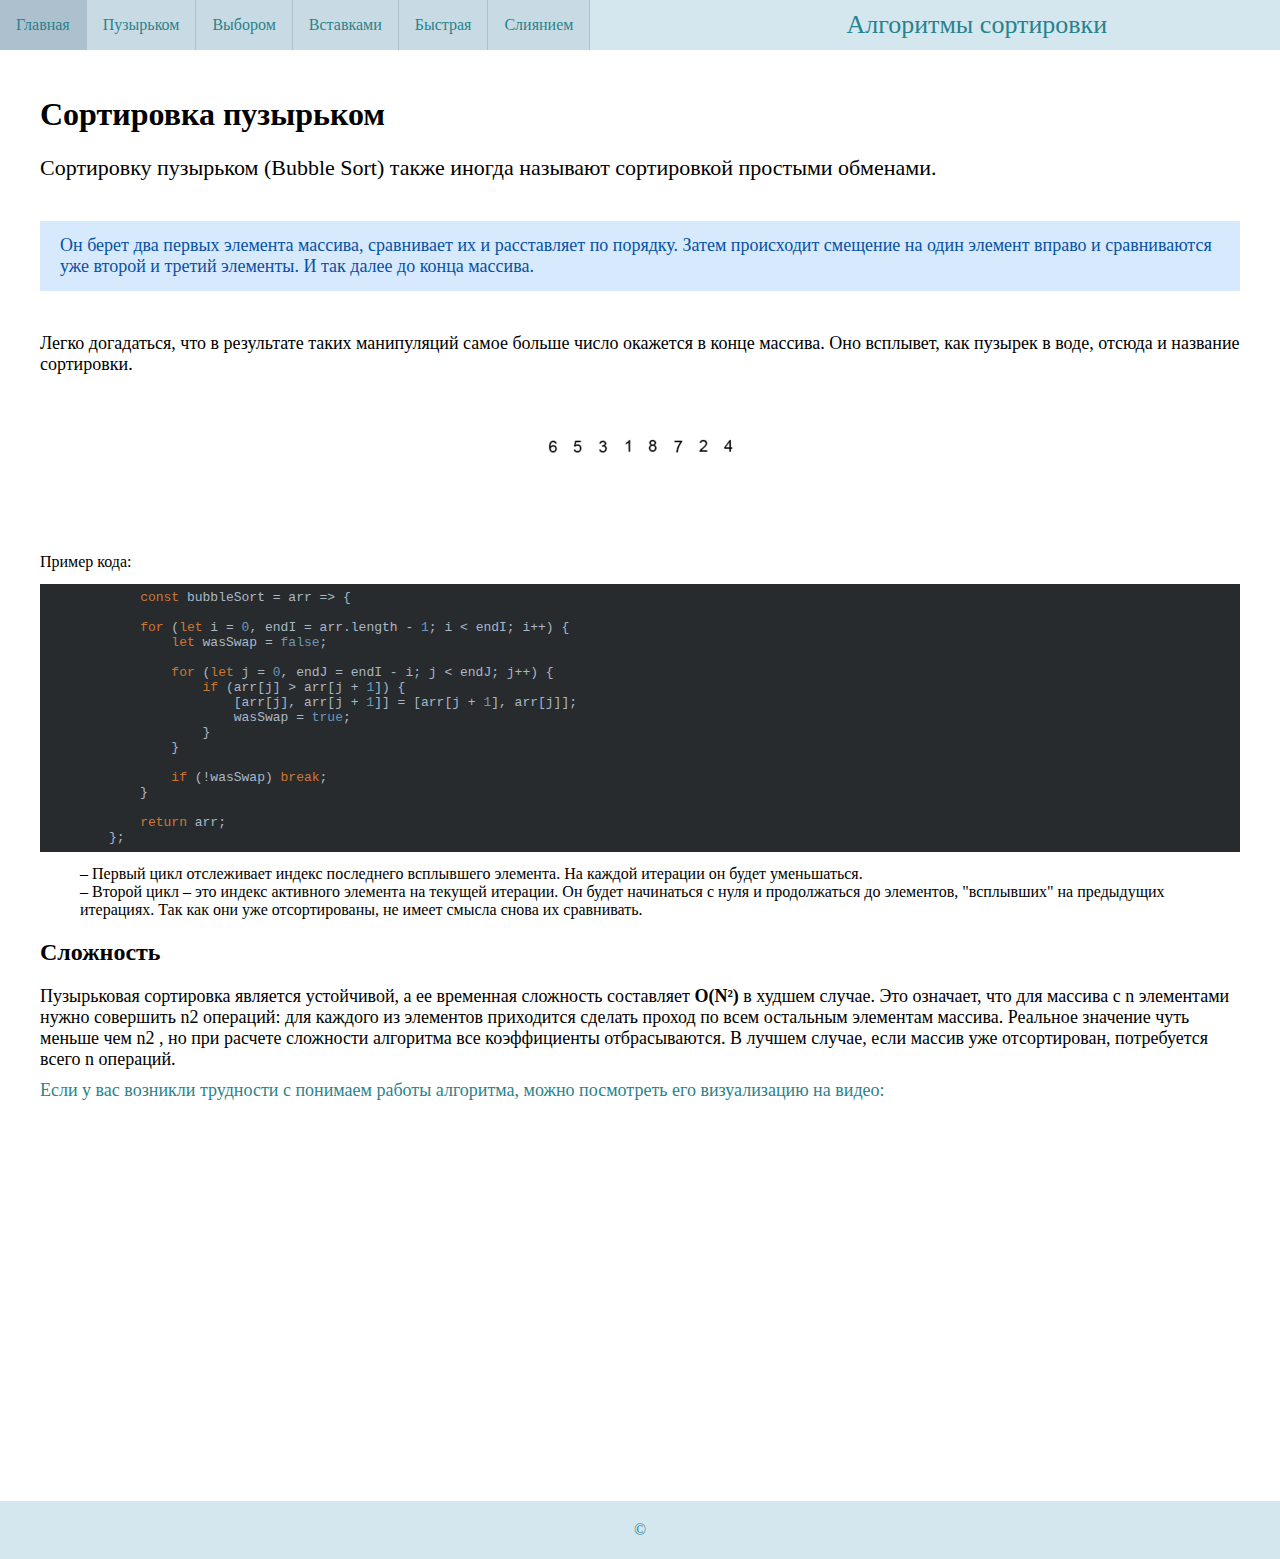
<file: templates/bubble.html>
<!DOCTYPE html>
<html lang="en">
<head>
	<meta charset="UTF-8">
	<link rel="stylesheet" href="../style.css">
	<title>Sort Bubble</title>
	<link rel="shortcut icon" type="image/png" href="assets/favicon.ico"/>
</head>
<body>
    <header class="header nav">
        <ul>
            <li><a href="../index.html">Главная</a></li>
            <li><a href="../templates/bubble.html">Пузырьком</a></li>
            <li><a href="../templates/select.html">Выбором</a></li>
            <li><a href="../templates/insert.html">Вставками</a></li>
            <li><a href="../templates/quick.html">Быстрая</a></li>
            <li><a href="../templates/merge.html">Слиянием</a></li>
            <li class="nav_title">Алгоритмы сортировки</li>
        </ul>
    </header>

    <div class="wrapper_two">
        <h1 class ="title">Сортировка пузырьком</h1>
        <div class="description_top">
            Сортировку пузырьком (Bubble Sort) также иногда называют сортировкой простыми обменами.
        </div>
        <div class ="description_middle">
            <div class="description_colors">
                Он берет два первых элемента массива, сравнивает их и расставляет по порядку. Затем происходит смещение на один элемент
                вправо и сравниваются уже второй и третий элементы. И так далее до конца массива.
            </div>
            <br><br>
            Легко догадаться, что в результате таких манипуляций самое больше число окажется в конце массива. Оно всплывет, как пузырек в воде, отсюда и название сортировки.
        </div>
        <div class="gif"><img src="../assets/gifs/bubble.gif" alt=""></div>
        <br><br>


        <div>Пример кода:</div>
        <pre class="hljs" style="color: rgb(169, 183, 198); background: rgb(40, 43, 46); display: block; overflow-x: auto; padding: 0.5em;">            <span class="hljs-keyword" style="color: rgb(204, 120, 50);">const</span> bubbleSort = arr =&gt; {

            <span class="hljs-keyword" style="color: rgb(204, 120, 50);">for</span> (<span class="hljs-keyword" style="color: rgb(204, 120, 50);">let</span> i = <span class="hljs-number" style="color: rgb(104, 151, 187);">0</span>, endI = arr.length - <span class="hljs-number" style="color: rgb(104, 151, 187);">1</span>; i &lt; endI; i++) {
                <span class="hljs-keyword" style="color: rgb(204, 120, 50);">let</span> wasSwap = <span class="hljs-literal" style="color: rgb(104, 151, 187);">false</span>;

                <span class="hljs-keyword" style="color: rgb(204, 120, 50);">for</span> (<span class="hljs-keyword" style="color: rgb(204, 120, 50);">let</span> j = <span class="hljs-number" style="color: rgb(104, 151, 187);">0</span>, endJ = endI - i; j &lt; endJ; j++) {
                    <span class="hljs-keyword" style="color: rgb(204, 120, 50);">if</span> (arr[j] &gt; arr[j + <span class="hljs-number" style="color: rgb(104, 151, 187);">1</span>]) {
                        [arr[j], arr[j + <span class="hljs-number" style="color: rgb(104, 151, 187);">1</span>]] = [arr[j + <span class="hljs-number" style="color: rgb(104, 151, 187);">1</span>], arr[j]];
                        wasSwap = <span class="hljs-literal" style="color: rgb(104, 151, 187);">true</span>;
                    }
                }

                <span class="hljs-keyword" style="color: rgb(204, 120, 50);">if</span> (!wasSwap) <span class="hljs-keyword" style="color: rgb(204, 120, 50);">break</span>;
            }

            <span class="hljs-keyword" style="color: rgb(204, 120, 50);">return</span> arr;
        };</pre>
        <div class="description_code">
            <ul>
                <li>&#8211; Первый цикл отслеживает индекс последнего всплывшего элемента. На каждой итерации он будет уменьшаться.
                 </li>
                 <li>&#8211; Второй цикл – это индекс активного элемента на текущей итерации. Он будет начинаться с нуля и продолжаться до элементов, "всплывших" на предыдущих итерациях.
                    Так как они уже отсортированы, не имеет смысла снова их сравнивать.</li>
            </ul>
         </div>
         <h2 class="subtitle">Сложность</h2>
         <div class="hard">
            Пузырьковая сортировка является устойчивой, а ее временная сложность составляет <b>O(N²)</b> в худшем случае. Это означает, что для массива с n
             элементами нужно совершить n2 операций: для каждого из элементов приходится сделать проход по всем остальным элементам массива. Реальное
             значение чуть меньше чем n2 , но при расчете сложности алгоритма все коэффициенты отбрасываются. В лучшем случае, если массив уже отсортирован,
             потребуется всего n операций.
        </div>

        <div class = "description_video">Если у вас возникли трудности с понимаем работы алгоритма, можно посмотреть его визуализацию на видео:</div>
        <div class = "video_wrapper">
        <iframe width="560" height="315" src="https://www.youtube.com/embed/lyZQPjUT5B4" title="YouTube video player" frameborder="0" allow="accelerometer; autoplay; clipboard-write; encrypted-media; gyroscope; picture-in-picture" allowfullscreen></iframe>
        </div>
    </div>
    <footer class="footer">
        ©
    </footer>
</body>
</html>
</file>
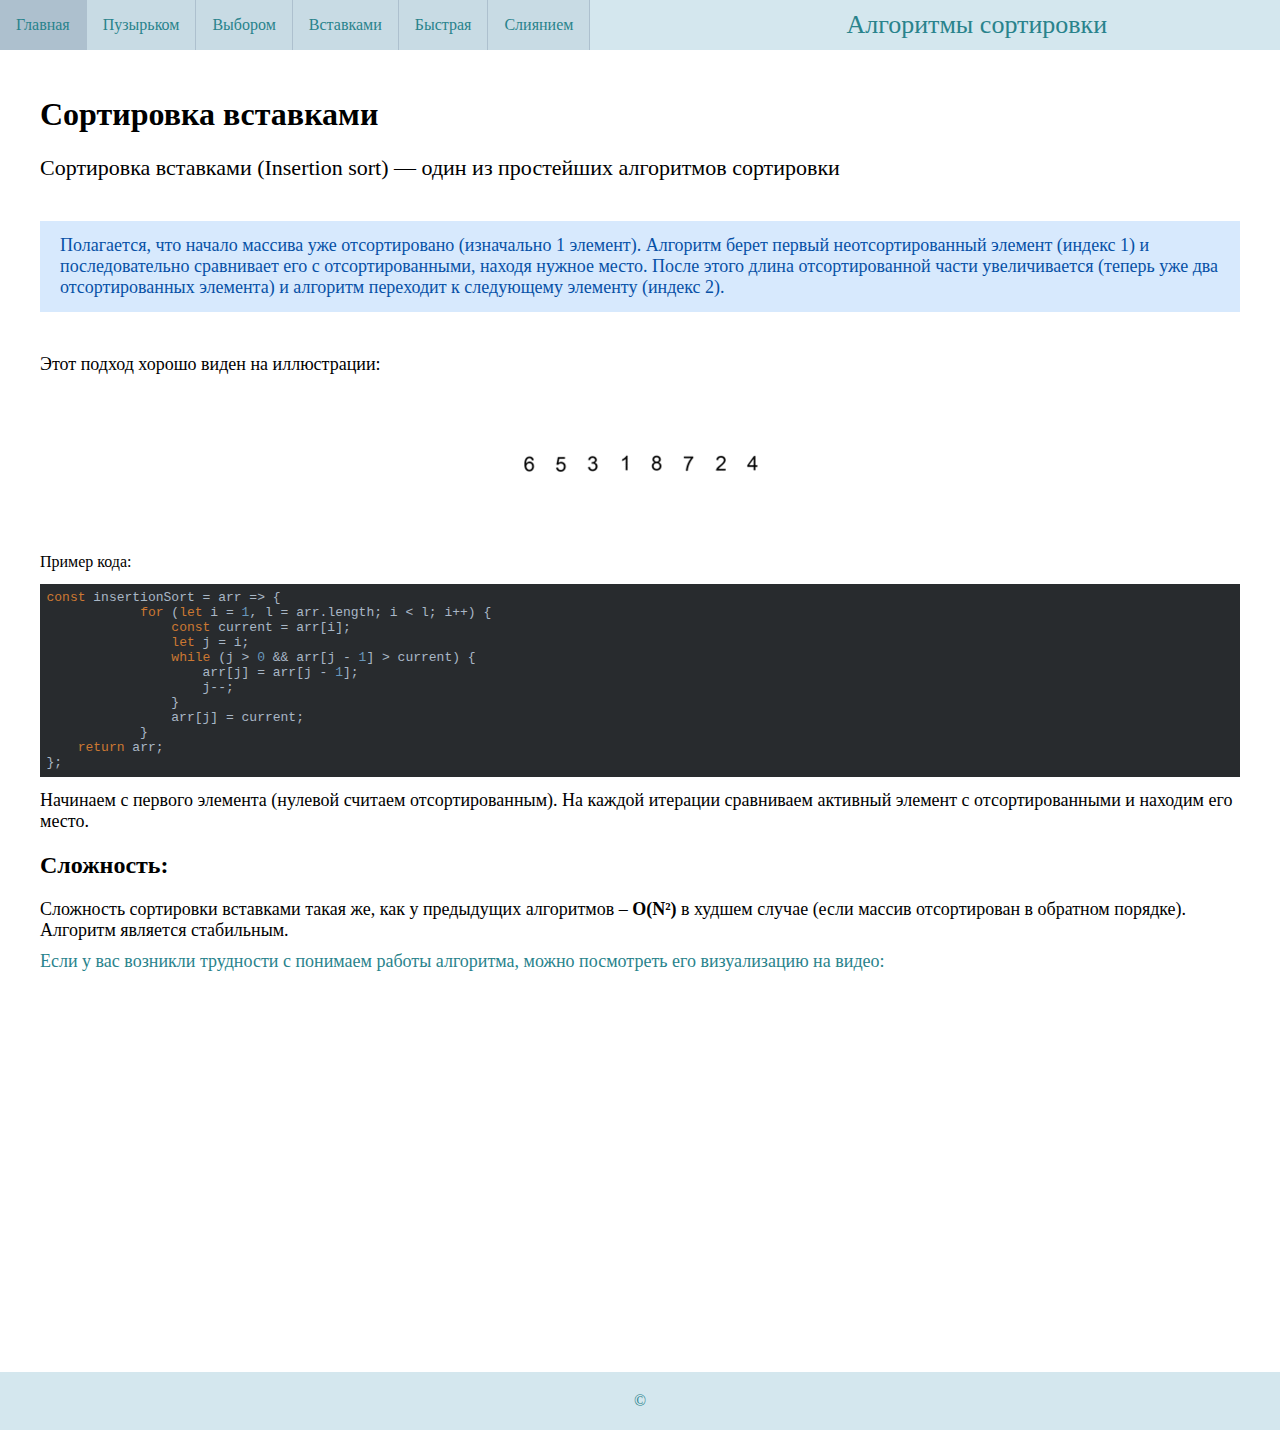
<file: templates/insert.html>
<!DOCTYPE html>
<html lang="en">
<head>
	<meta charset="UTF-8">
	<link rel="stylesheet" href="../style.css">
	<title>Sort Insert</title>
	<link rel="shortcut icon" type="image/png" href="assets/favicon.ico"/>
</head>
<body>
    <header class="header nav">
        <ul>
            <li><a href="../index.html">Главная</a></li>
            <li><a href="../templates/bubble.html">Пузырьком</a></li>
            <li><a href="../templates/select.html">Выбором</a></li>
            <li><a href="../templates/insert.html">Вставками</a></li>
            <li><a href="../templates/quick.html">Быстрая</a></li>
            <li><a href="../templates/merge.html">Слиянием</a></li>
            <li class="nav_title">Алгоритмы сортировки</li>
        </ul>
    </header>

    <div class="wrapper_two">
        <h1 class ="title">Сортировка вставками</h1>
        <div class="description_top">
            Сортировка вставками (Insertion sort) — один из простейших алгоритмов сортировки
        </div>
        <div class ="description_middle">
            <div class="description_colors">
                Полагается, что начало массива уже отсортировано (изначально 1 элемент). Алгоритм берет первый неотсортированный элемент (индекс 1)
                и последовательно сравнивает его с отсортированными, находя нужное место. После этого длина отсортированной части увеличивается
                (теперь уже два отсортированных элемента) и алгоритм переходит к следующему элементу (индекс 2).
            </div>
                <br><br>
            Этот подход хорошо виден на иллюстрации:
        </div>
        <div class="gif"><img src="../assets/gifs/insert.gif" alt=""></div>


        <div>Пример кода:</div>
        <pre class="hljs" style="color: rgb(169, 183, 198); background: rgb(40, 43, 46); display: block; overflow-x: auto; padding: 0.5em;"><span class="hljs-keyword" style="color: rgb(204, 120, 50);">const</span> insertionSort = arr =&gt; {
            <span class="hljs-keyword" style="color: rgb(204, 120, 50);">for</span> (<span class="hljs-keyword" style="color: rgb(204, 120, 50);">let</span> i = <span class="hljs-number" style="color: rgb(104, 151, 187);">1</span>, l = arr.length; i &lt; l; i++) {
                <span class="hljs-keyword" style="color: rgb(204, 120, 50);">const</span> current = arr[i];
                <span class="hljs-keyword" style="color: rgb(204, 120, 50);">let</span> j = i;
                <span class="hljs-keyword" style="color: rgb(204, 120, 50);">while</span> (j &gt; <span class="hljs-number" style="color: rgb(104, 151, 187);">0</span> &amp;&amp; arr[j - <span class="hljs-number" style="color: rgb(104, 151, 187);">1</span>] &gt; current) {
                    arr[j] = arr[j - <span class="hljs-number" style="color: rgb(104, 151, 187);">1</span>];
                    j--;
                }
                arr[j] = current;
            }
    <span class="hljs-keyword" style="color: rgb(204, 120, 50);">return</span> arr;
};</pre>


        <div class = "description_bottom">
            Начинаем с первого элемента (нулевой считаем отсортированным). На каждой итерации сравниваем активный элемент с отсортированными и находим его место.
        </div>
        <h2 class="subtitle">Сложность:</h2>
        <div class="hard">

            Сложность сортировки вставками такая же, как у предыдущих алгоритмов – <b>O(N²)</b> в худшем случае (если массив отсортирован в обратном порядке). Алгоритм является стабильным.
        </div>

        <div class = "description_video">Если у вас возникли трудности с понимаем работы алгоритма, можно посмотреть его визуализацию на видео:</div>
        <div class = "video_wrapper">
            <iframe width="560" height="315" src="https://www.youtube.com/embed/ROalU379l3U" title="YouTube video player" frameborder="0" allow="accelerometer; autoplay; clipboard-write; encrypted-media; gyroscope; picture-in-picture" allowfullscreen></iframe>
        </div>
    </div>
    <footer class="footer">
        ©
    </footer>
</body>
</html>
</file>
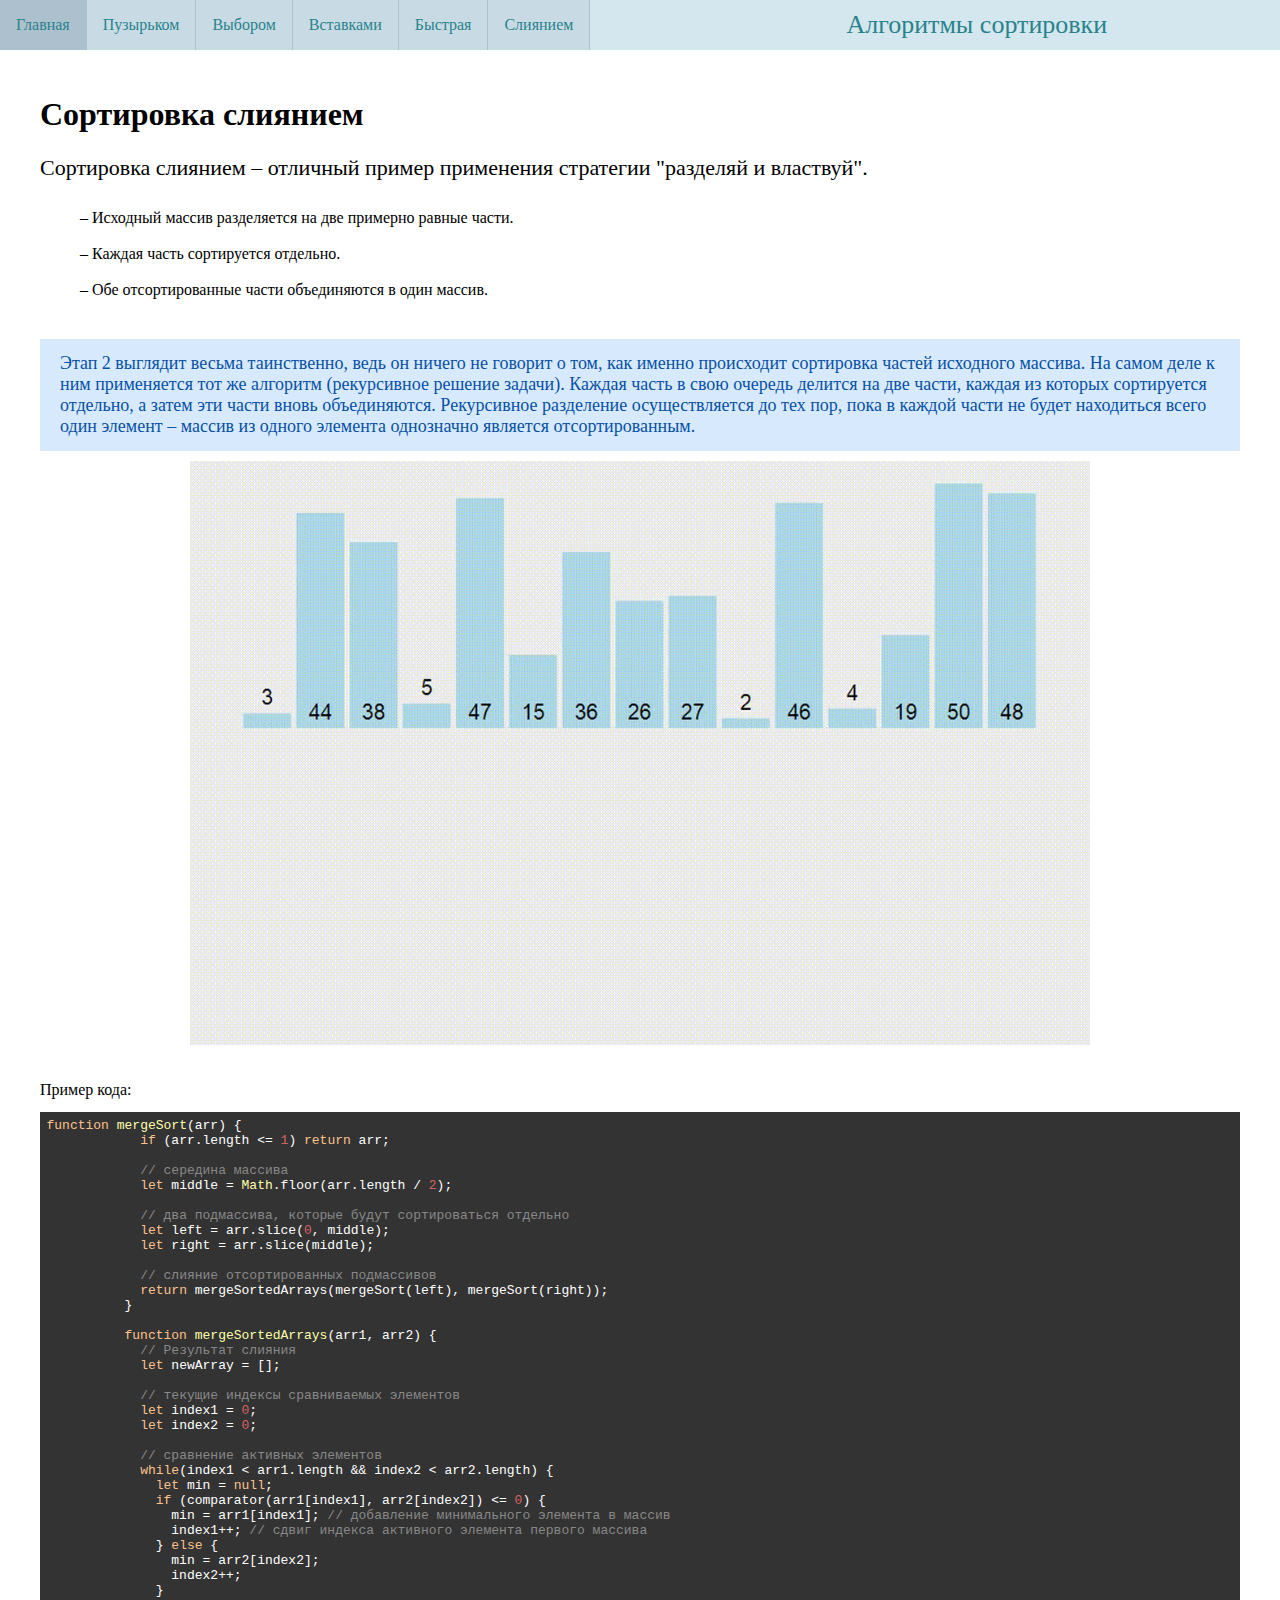
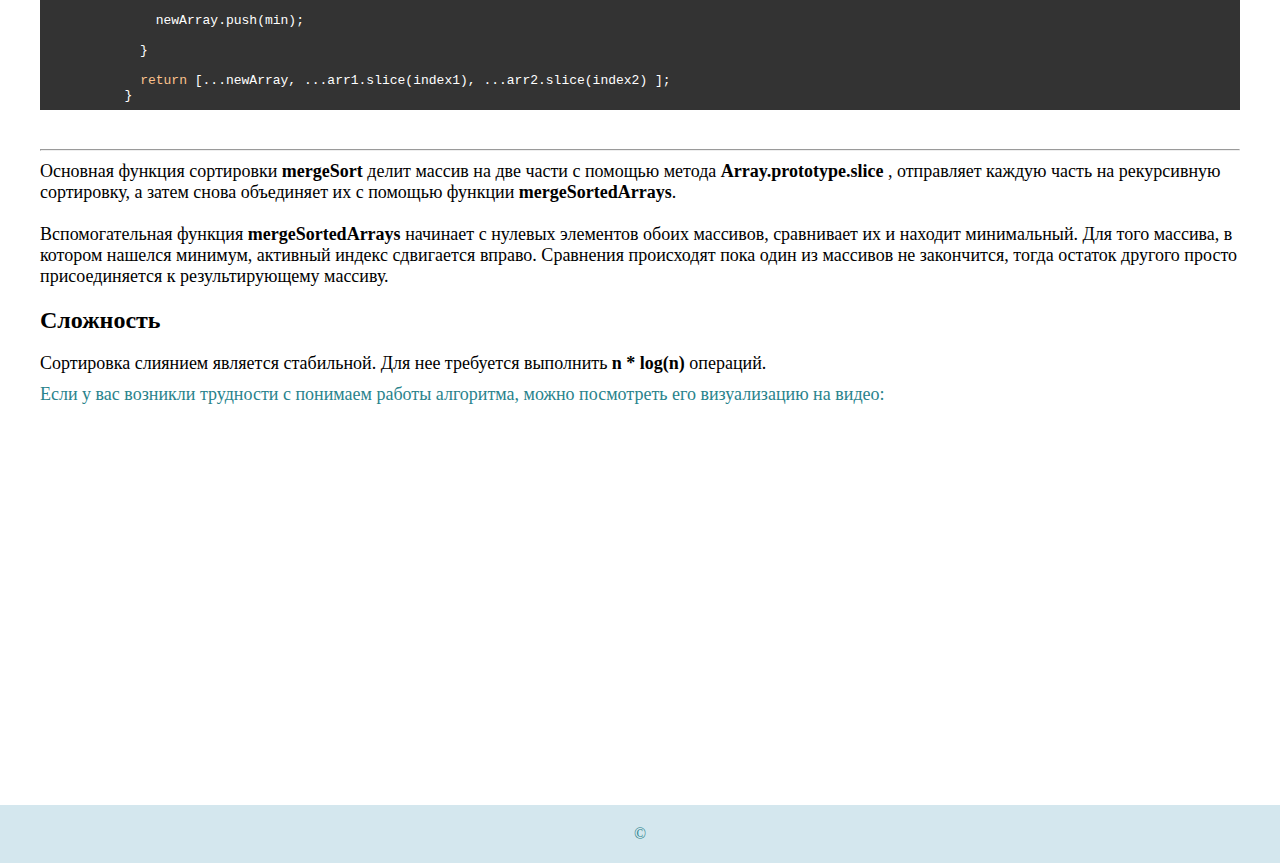
<file: templates/merge.html>
<!DOCTYPE html>
<html lang="en">
<head>
	<meta charset="UTF-8">
	<link rel="stylesheet" href="../style.css">
	<title>Sort Bubble</title>
	<link rel="shortcut icon" type="image/png" href="assets/favicon.ico"/>
</head>
<body>
    <header class="header nav">
        <ul>
            <li><a href="../index.html">Главная</a></li>
            <li><a href="../templates/bubble.html">Пузырьком</a></li>
            <li><a href="../templates/select.html">Выбором</a></li>
            <li><a href="../templates/insert.html">Вставками</a></li>
            <li><a href="../templates/quick.html">Быстрая</a></li>
            <li><a href="../templates/merge.html">Слиянием</a></li>
            <li class="nav_title">Алгоритмы сортировки</li>
        </ul>
    </header>

    <div class="wrapper_two">
        <h1 class ="title">Сортировка слиянием</h1>
        <div class="description_top">
            Сортировка слиянием – отличный пример применения стратегии "разделяй и властвуй".
        </div>
        <br>
        <div class="description_code">
            <ul>
                <li>&#8211; Исходный массив разделяется на две примерно равные части.
                 </li><br>
                 <li>&#8211; Каждая часть сортируется отдельно.</li><br>
                 <li>&#8211; Обе отсортированные части объединяются в один массив.
                </li>
            </ul>
         </div>
        <div class ="description_middle">
            <div class="description_colors">
                Этап 2 выглядит весьма таинственно, ведь он ничего не говорит о том, как именно происходит сортировка частей исходного массива. На самом деле к ним применяется тот же алгоритм (рекурсивное решение задачи). Каждая часть в свою очередь делится на две части, каждая из которых сортируется отдельно, а затем эти части вновь объединяются. Рекурсивное разделение осуществляется до тех пор, пока в каждой части не будет находиться всего один элемент – массив из одного элемента однозначно является отсортированным.
            </div>
        </div>
        <div class="gif"><img src="../assets/gifs/merge.gif" alt=""></div>
        <br><br>

        <div>Пример кода:</div>
        <pre class="hljs" style="display: block; overflow-x: auto; padding: 0.5em; background: rgb(51, 51, 51); color: rgb(255, 255, 255);"><span class="hljs-function"><span class="hljs-keyword" style="color: rgb(252, 194, 140);">function</span> <span class="hljs-title" style="color: rgb(255, 255, 170);">mergeSort</span>(<span class="hljs-params">arr</span>) </span>{
            <span class="hljs-keyword" style="color: rgb(252, 194, 140);">if</span> (arr.length &lt;= <span class="hljs-number" style="color: rgb(211, 99, 99);">1</span>) <span class="hljs-keyword" style="color: rgb(252, 194, 140);">return</span> arr;

            <span class="hljs-comment" style="color: rgb(136, 136, 136);">// середина массива</span>
            <span class="hljs-keyword" style="color: rgb(252, 194, 140);">let</span> middle = <span class="hljs-built_in" style="color: rgb(255, 255, 170);">Math</span>.floor(arr.length / <span class="hljs-number" style="color: rgb(211, 99, 99);">2</span>);

            <span class="hljs-comment" style="color: rgb(136, 136, 136);">// два подмассива, которые будут сортироваться отдельно</span>
            <span class="hljs-keyword" style="color: rgb(252, 194, 140);">let</span> left = arr.slice(<span class="hljs-number" style="color: rgb(211, 99, 99);">0</span>, middle);
            <span class="hljs-keyword" style="color: rgb(252, 194, 140);">let</span> right = arr.slice(middle);

            <span class="hljs-comment" style="color: rgb(136, 136, 136);">// слияние отсортированных подмассивов</span>
            <span class="hljs-keyword" style="color: rgb(252, 194, 140);">return</span> mergeSortedArrays(mergeSort(left), mergeSort(right));
          }

          <span class="hljs-function"><span class="hljs-keyword" style="color: rgb(252, 194, 140);">function</span> <span class="hljs-title" style="color: rgb(255, 255, 170);">mergeSortedArrays</span>(<span class="hljs-params">arr1, arr2</span>) </span>{
            <span class="hljs-comment" style="color: rgb(136, 136, 136);">// Результат слияния</span>
            <span class="hljs-keyword" style="color: rgb(252, 194, 140);">let</span> newArray = [];

            <span class="hljs-comment" style="color: rgb(136, 136, 136);">// текущие индексы сравниваемых элементов</span>
            <span class="hljs-keyword" style="color: rgb(252, 194, 140);">let</span> index1 = <span class="hljs-number" style="color: rgb(211, 99, 99);">0</span>;
            <span class="hljs-keyword" style="color: rgb(252, 194, 140);">let</span> index2 = <span class="hljs-number" style="color: rgb(211, 99, 99);">0</span>;

            <span class="hljs-comment" style="color: rgb(136, 136, 136);">// сравнение активных элементов</span>
            <span class="hljs-keyword" style="color: rgb(252, 194, 140);">while</span>(index1 &lt; arr1.length &amp;&amp; index2 &lt; arr2.length) {
              <span class="hljs-keyword" style="color: rgb(252, 194, 140);">let</span> min = <span class="hljs-literal" style="color: rgb(252, 194, 140);">null</span>;
              <span class="hljs-keyword" style="color: rgb(252, 194, 140);">if</span> (comparator(arr1[index1], arr2[index2]) &lt;= <span class="hljs-number" style="color: rgb(211, 99, 99);">0</span>) {
                min = arr1[index1]; <span class="hljs-comment" style="color: rgb(136, 136, 136);">// добавление минимального элемента в массив</span>
                index1++; <span class="hljs-comment" style="color: rgb(136, 136, 136);">// сдвиг индекса активного элемента первого массива</span>
              } <span class="hljs-keyword" style="color: rgb(252, 194, 140);">else</span> {
                min = arr2[index2];
                index2++;
              }

              newArray.push(min);

            }

            <span class="hljs-keyword" style="color: rgb(252, 194, 140);">return</span> [...newArray, ...arr1.slice(index1), ...arr2.slice(index2) ];
          }</pre>
          <br>

         <hr>
         <div class = "description_bottom">
            Основная функция сортировки <b>mergeSort</b> делит массив на две части с помощью метода <b>Array.prototype.slice</b> , отправляет каждую часть на рекурсивную сортировку, а затем снова объединяет их с помощью функции <b>mergeSortedArrays</b>.
            <br><br>
            Вспомогательная функция <b>mergeSortedArrays</b> начинает с нулевых элементов обоих массивов, сравнивает их и находит минимальный. Для того массива, в котором нашелся минимум, активный индекс сдвигается вправо. Сравнения происходят пока один из массивов не закончится, тогда остаток другого просто присоединяется к результирующему массиву.
        </div>
         <h2 class="subtitle">Сложность</h2>
         <div class="hard">
            Сортировка слиянием является стабильной. Для нее требуется выполнить <b>n * log(n)</b>  операций.
        </div>

        <div class = "description_video">Если у вас возникли трудности с понимаем работы алгоритма, можно посмотреть его визуализацию на видео:</div>
        <div class = "video_wrapper">
            <iframe width="560" height="315" src="https://www.youtube.com/embed/XaqR3G_NVoo" title="YouTube video player" frameborder="0" allow="accelerometer; autoplay; clipboard-write; encrypted-media; gyroscope; picture-in-picture" allowfullscreen></iframe>
        </div>
    </div>
    <footer class="footer">
        ©
    </footer>
</body>
</html>
</file>
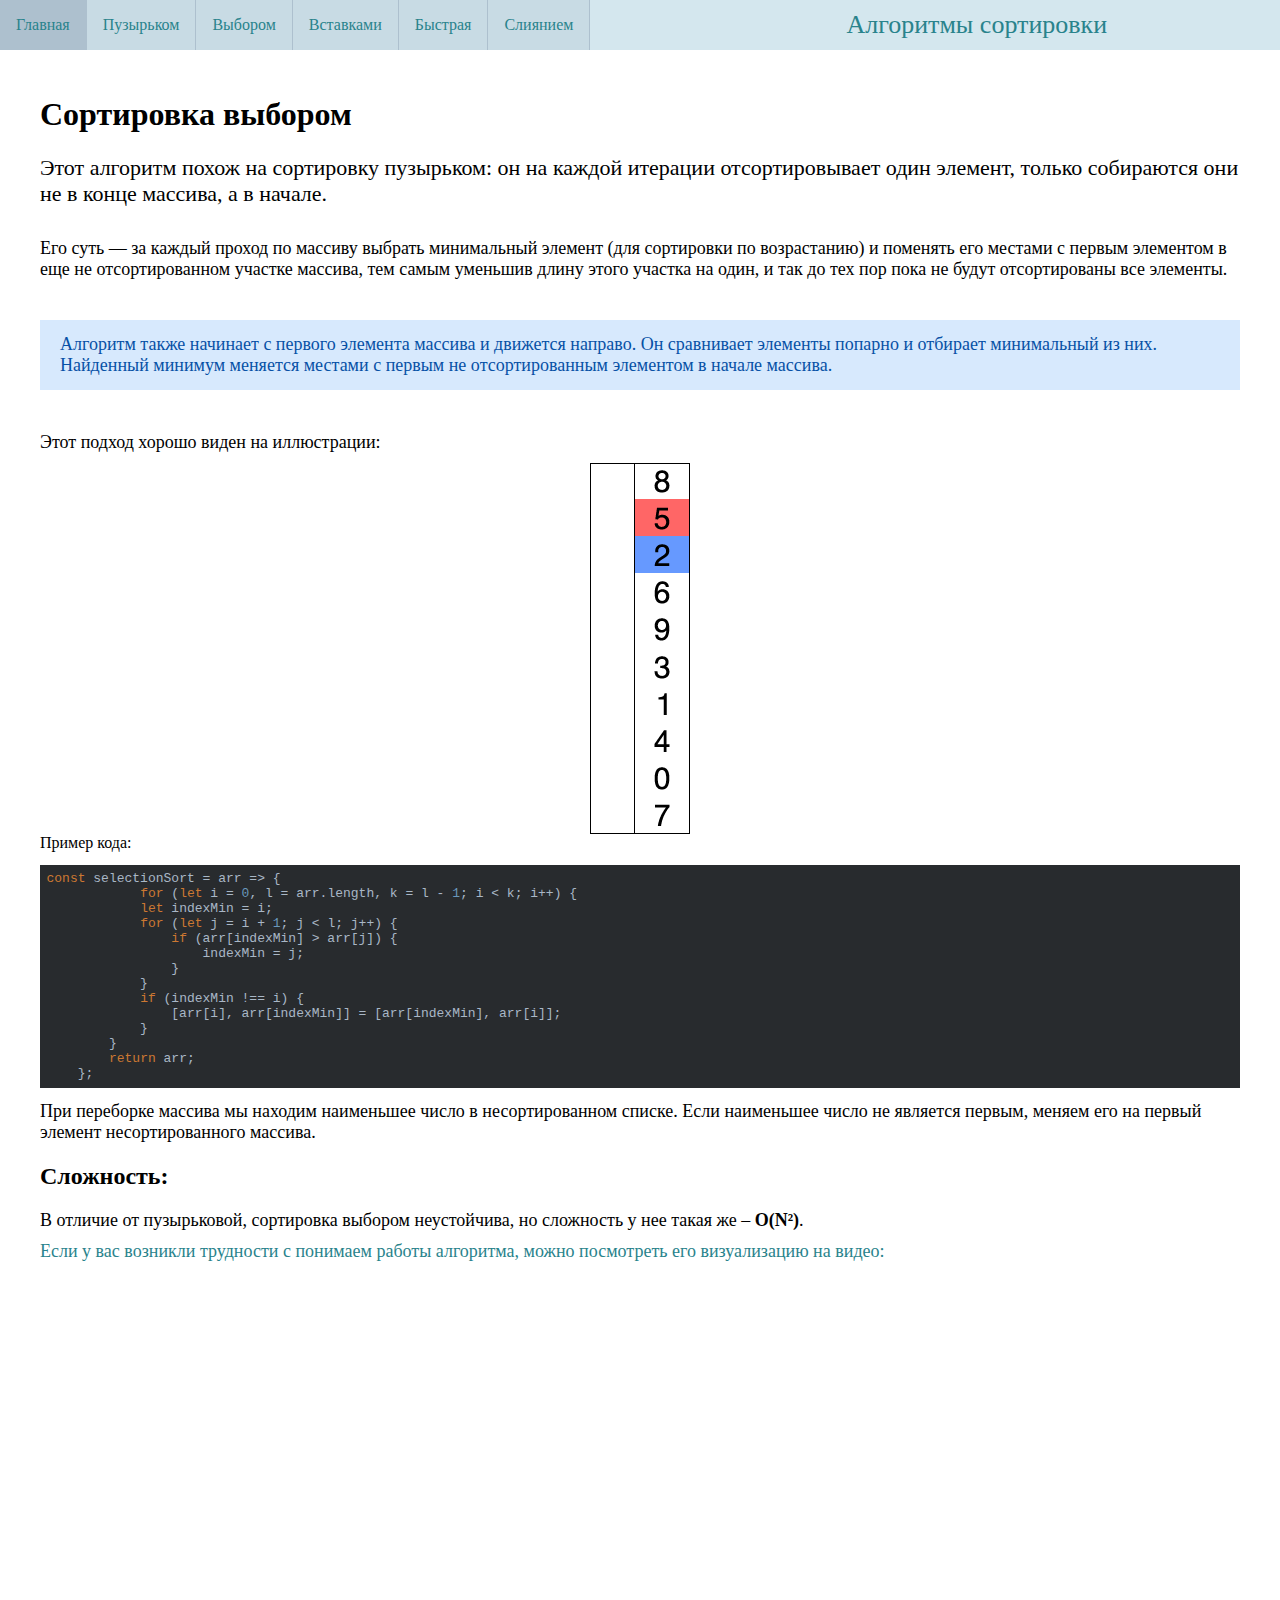
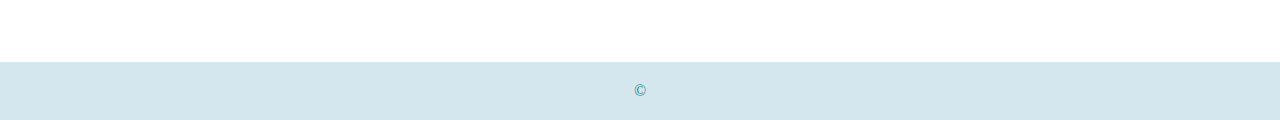
<file: templates/select.html>
<!DOCTYPE html>
<html lang="en">
<head>
	<meta charset="UTF-8">
	<link rel="stylesheet" href="../style.css">
	<title>Sort Select</title>
	<link rel="shortcut icon" type="image/png" href="assets/favicon.ico"/>
</head>
<body>
    <header class="header nav">
        <ul>
            <li><a href="../index.html">Главная</a></li>
            <li><a href="../templates/bubble.html">Пузырьком</a></li>
            <li><a href="../templates/select.html">Выбором</a></li>
            <li><a href="../templates/insert.html">Вставками</a></li>
            <li><a href="../templates/quick.html">Быстрая</a></li>
            <li><a href="../templates/merge.html">Слиянием</a></li>
            <li class="nav_title">Алгоритмы сортировки</li>
        </ul>
    </header>

    <div class="wrapper_two">
        <h1 class ="title">Сортировка выбором</h1>
        <div class="description_top">
            Этот алгоритм похож на сортировку пузырьком: он на каждой итерации отсортировывает один элемент, только собираются они не в конце массива, а в начале.
        </div>
        <div class ="description_middle">
            <br>
            Его суть — за каждый проход по массиву выбрать минимальный элемент (для сортировки по возрастанию) и поменять его местами с первым элементом в еще не отсортированном участке массива, тем самым уменьшив длину этого участка на один, и так до тех пор пока не будут отсортированы все элементы.
                <div class="description_colors">
                    Алгоритм также начинает с первого элемента массива и движется направо. Он сравнивает элементы попарно и отбирает минимальный из них. Найденный минимум меняется
                    местами с первым не отсортированным элементом в начале массива.
                </div>
                <br><br>
            Этот подход хорошо виден на иллюстрации:
    </div>
    <div class="gif"><img src="../assets/gifs/select.gif" alt=""></div>


        <div>Пример кода:</div>
        <pre class="hljs" style="color: rgb(169, 183, 198); background: rgb(40, 43, 46); display: block; overflow-x: auto; padding: 0.5em;"><span class="hljs-keyword" style="color: rgb(204, 120, 50);">const</span> selectionSort = arr =&gt; {
            <span class="hljs-keyword" style="color: rgb(204, 120, 50);">for</span> (<span class="hljs-keyword" style="color: rgb(204, 120, 50);">let</span> i = <span class="hljs-number" style="color: rgb(104, 151, 187);">0</span>, l = arr.length, k = l - <span class="hljs-number" style="color: rgb(104, 151, 187);">1</span>; i &lt; k; i++) {
            <span class="hljs-keyword" style="color: rgb(204, 120, 50);">let</span> indexMin = i;
            <span class="hljs-keyword" style="color: rgb(204, 120, 50);">for</span> (<span class="hljs-keyword" style="color: rgb(204, 120, 50);">let</span> j = i + <span class="hljs-number" style="color: rgb(104, 151, 187);">1</span>; j &lt; l; j++) {
                <span class="hljs-keyword" style="color: rgb(204, 120, 50);">if</span> (arr[indexMin] &gt; arr[j]) {
                    indexMin = j;
                }
            }
            <span class="hljs-keyword" style="color: rgb(204, 120, 50);">if</span> (indexMin !== i) {
                [arr[i], arr[indexMin]] = [arr[indexMin], arr[i]];
            }
        }
        <span class="hljs-keyword" style="color: rgb(204, 120, 50);">return</span> arr;
    };</pre>
        <div class = "description_bottom">
            При переборке массива мы находим наименьшее число в несортированном списке. Если наименьшее число не является первым, меняем его на первый элемент несортированного массива.
        </div>
        <h2 class="subtitle">Сложность:</h2>
        <div class="hard">

            В отличие от пузырьковой, сортировка выбором неустойчива, но сложность у нее такая же – <b>O(N²)</b>.
        </div>
        <div class = "description_video">Если у вас возникли трудности с понимаем работы алгоритма, можно посмотреть его визуализацию на видео:</div>
        <div class = "video_wrapper">
            <iframe width="560" height="315" src="https://www.youtube.com/embed/Ns4TPTC8whw" title="YouTube video player" frameborder="0" allow="accelerometer; autoplay; clipboard-write; encrypted-media; gyroscope; picture-in-picture" allowfullscreen></iframe>
        </div>
    </div>
    <footer class="footer">
        ©
    </footer>
</body>
</html>
</file>
<file: style.css>
#myChart,
#myChartSelect,
#myChartInsert {
    max-width: 1000px;
    max-height: 1000px;
}

body {
    margin: 0;
    padding: 0;
}

.btn {
    cursor: pointer;
    text-decoration: none;
    display: block;
    width: 140px;
    height: 45px;
    line-height: 45px;
    border-radius: 45px;
    margin: 20px 0;
    font-family: 'Montserrat', sans-serif;
    font-size: 11px;
    text-transform: uppercase;
    text-align: center;
    letter-spacing: 3px;
    font-weight: 600;
    color: #524f4e;
    background: rgb(216, 216, 216);
    box-shadow: 0 8px 15px rgba(0, 0, 0, .1);
    transition: .3s;
}

.btn:hover,
.btn:active {
    background: #2EE59D;
    box-shadow: 0 15px 20px rgba(46, 229, 157, .4);
    color: white;
    transform: translateY(-7px);
}

.wrapper .container {
    display: flex;
    justify-content: space-around;
    align-items: center;
    flex-wrap: wrap;
}

.description {
    padding: 20px;
    list-style: none;
    counter-reset: li;
    margin: 5px;
    box-shadow: 0px 5px 10px 2px rgba(34, 60, 80, 0.2);
    min-width: 500px;
    max-width: 550px;
}

.description .title {

    position: relative;
    text-align: center;
    font-size: 1.5rem;
    margin-bottom: 30px;
}

.description .title a {
    color: black;
}

.description .title a:hover {
    color: rgb(81, 227, 213);
    transition: all .3s;
}

.description .level {
    position: relative;
    text-align: center;
    font-size: 1.4rem;
    margin-top: 30px;
}

.description .level::after {
    content: "";
    position: absolute;
    height: 22px;
    width: 5px;
    background: rgb(81, 227, 213);
    top: 9%;
    left: 18%
}

.description .title::before {
    content: "";
    position: absolute;
    background: rgb(81, 227, 213);
    height: 2px;
    width: 50px;
    top: 160%;
    margin: 0 auto;
    left: 0;
    right: 0
}

.description .title::after {
    content: "";
    position: absolute;
    background: rgb(81, 227, 213);
    height: 2px;
    width: 180px;
    top: 135%;
    margin: 0 auto;
    left: 0;
    right: 0;
}


.descr__element {
    position: relative;
    border-left: 4px solid #337AB7;
    padding: 16px 20px 16px 28px;
    margin: 12px 0 12px 10px;
    -webkit-transition-duration: 0.3s;
    transition-duration: 0.3s;
}

ul {
    list-style: none;
    margin: 0 auto;
    margin-bottom: 20px;
}

a {
    text-decoration: none;
    font-family: 'Lora', serif;
    transition: .5s linear;
}

i {
    margin-right: 10px;
}

nav {
    display: block;
    width: 660px;
    margin: 0 auto 30px;
}

.nav ul {
    background: #D4E7EE;
    overflow: hidden;
    padding: 0;
    display: flex;
    justify-content: start;
    align-items: center;

}

.nav_title {
    color: rgb(41, 131, 140);
    margin-left: 20%;
    font-size: 26px;
}

.nav a {
    display: block;
    padding: 1em;
    border-right: 1px solid #ADC0CE;
    background: rgba(173, 192, 206, .3);
    color: #29838C;
}

.nav a:hover {
    background: #ADC0CE
}

.wrapper_btn {
    display: flex;
    flex-wrap: wrap;
    justify-content: center;
}

.wrapper_btn a {
    margin-left: 40px;
}

.wrapper_two {
    margin: 0 auto;
    max-width: 1200px;
    padding: 5px 40px;
}

.video_wrapper {
    display: flex;
    justify-content: center;
    margin-top: 40px;
}

.description_top {
    margin-bottom: 10px;
    font-size: 22px;
}

.description_middle {
    margin-bottom: 10px;
    font-size: 18px;
}

.description_bottom {
    margin-top: 10px;
    margin-bottom: 10px;
    font-size: 18px;
}

.gif {
    display: flex;
    justify-content: center;
}

.gif img {
    max-width: 900px;
    margin: 0 auto;
}

.hard {
    margin-top: 10px;
    margin-bottom: 10px;
    font-size: 18px;
}

.description_video {
    color: #29838C;
    font-size: 18px;
}

.description_colors {
    color: #0751a6;
    background-color: rgba(55, 143, 246, 0.2);
    padding: 14px 20px;
    margin-top: 40px;
}

.footer {
    background: #D4E7EE;
    overflow: hidden;
    padding: 20px;
    display: flex;
    justify-content: center;
    align-items: center;
    color: #29838C;
    text-align: center;
    margin-top: 40px;
}
</file>
